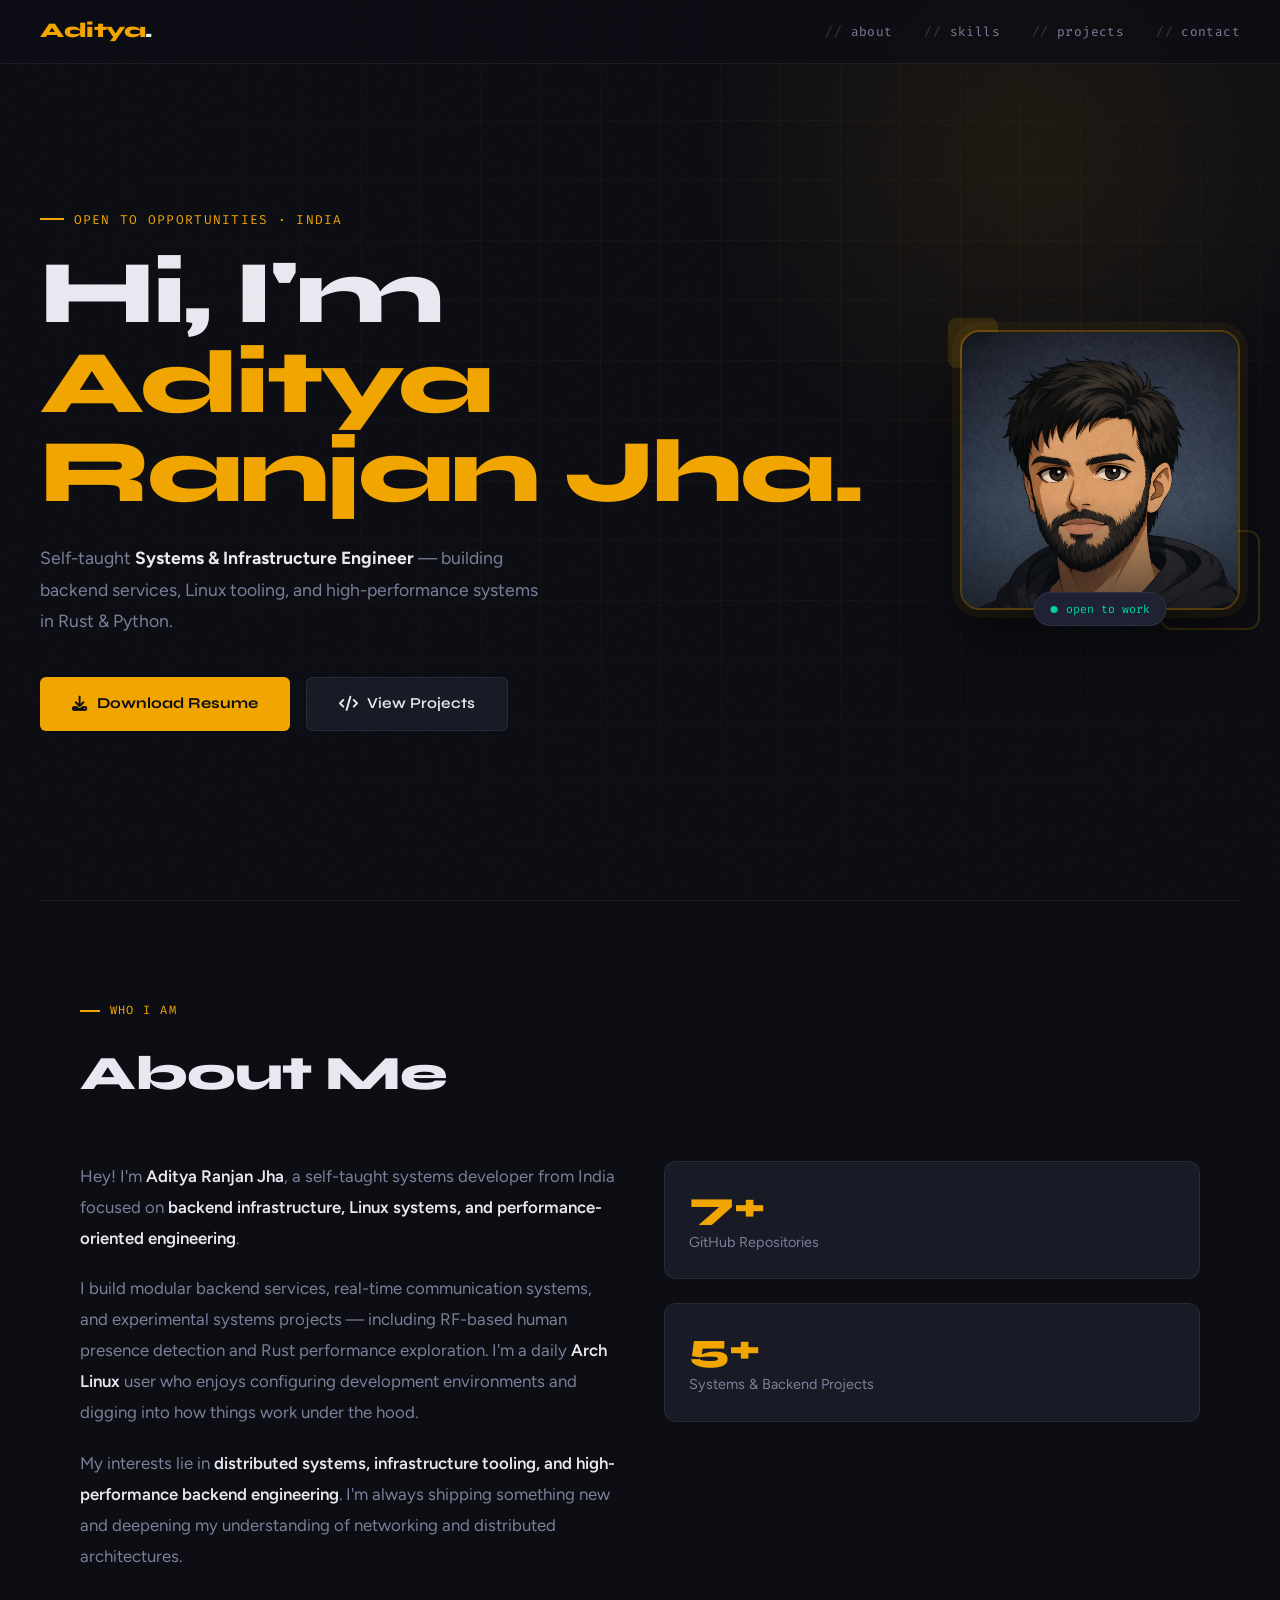
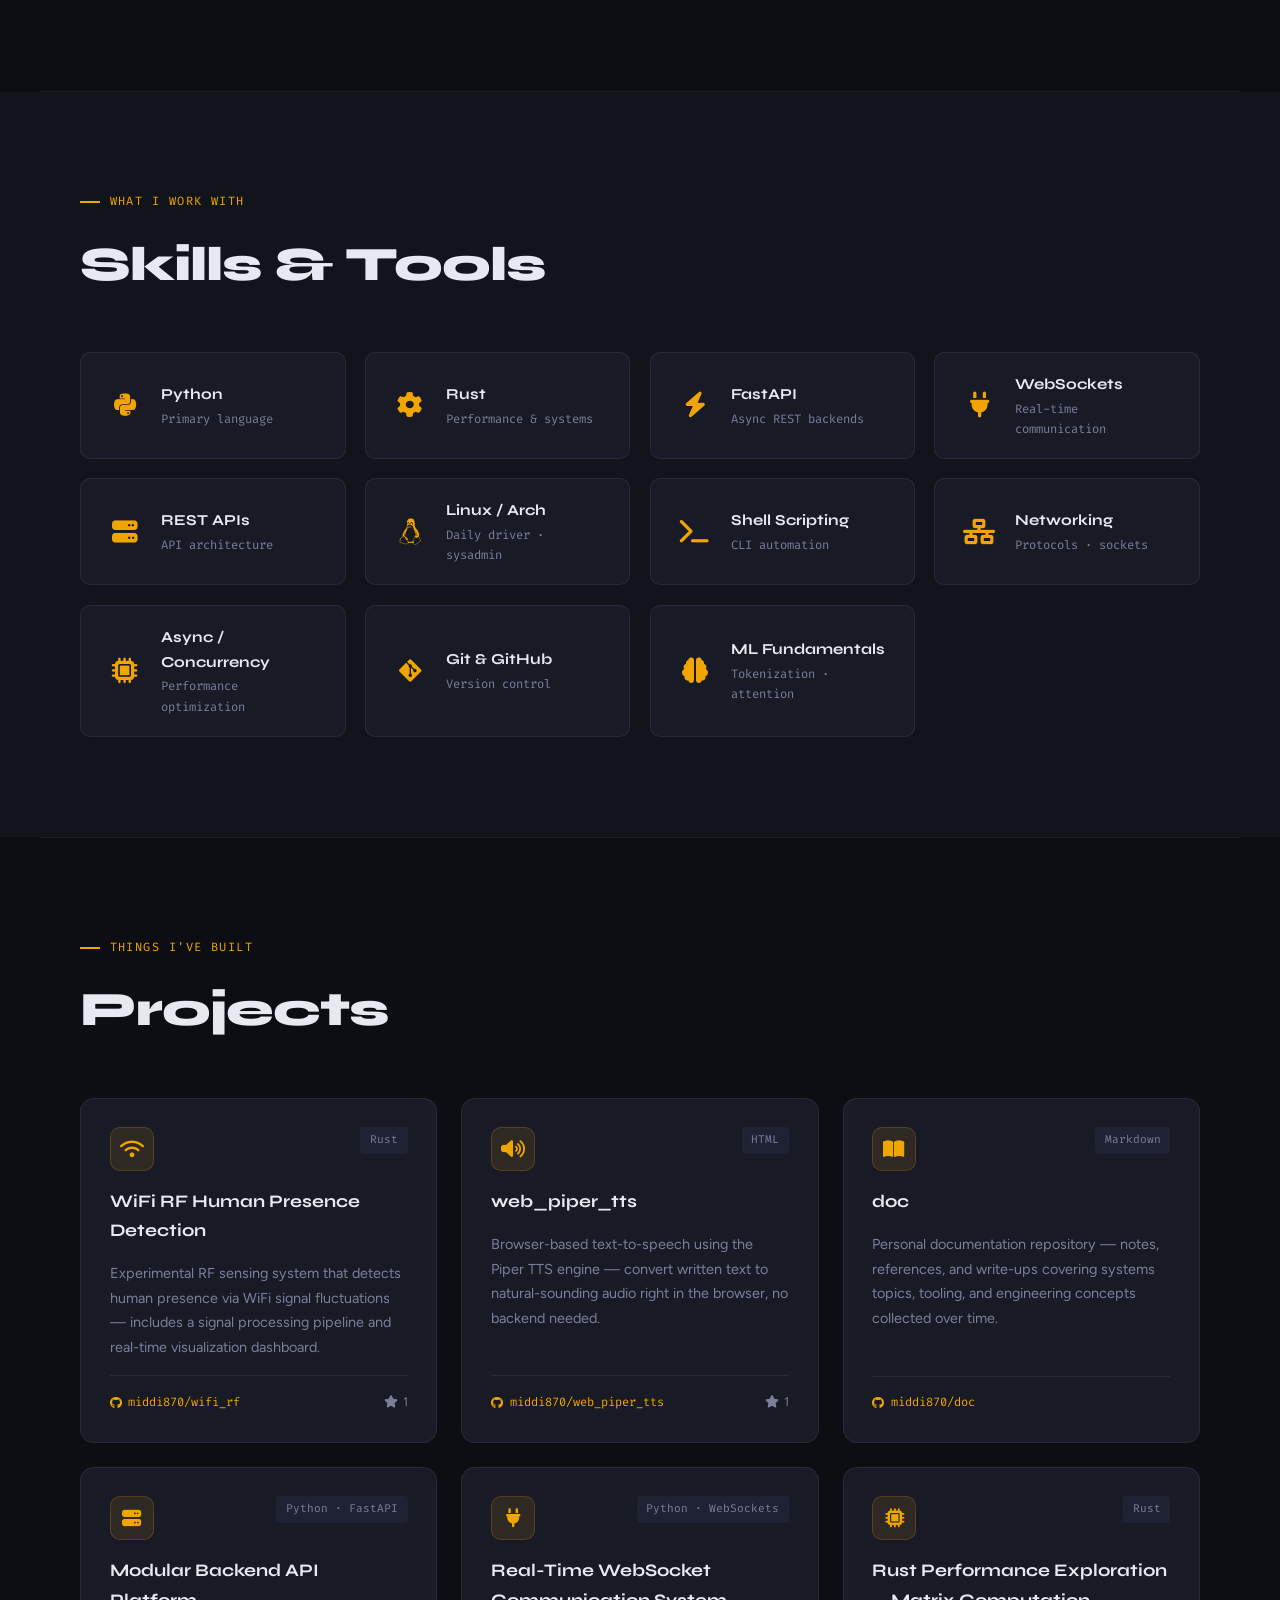
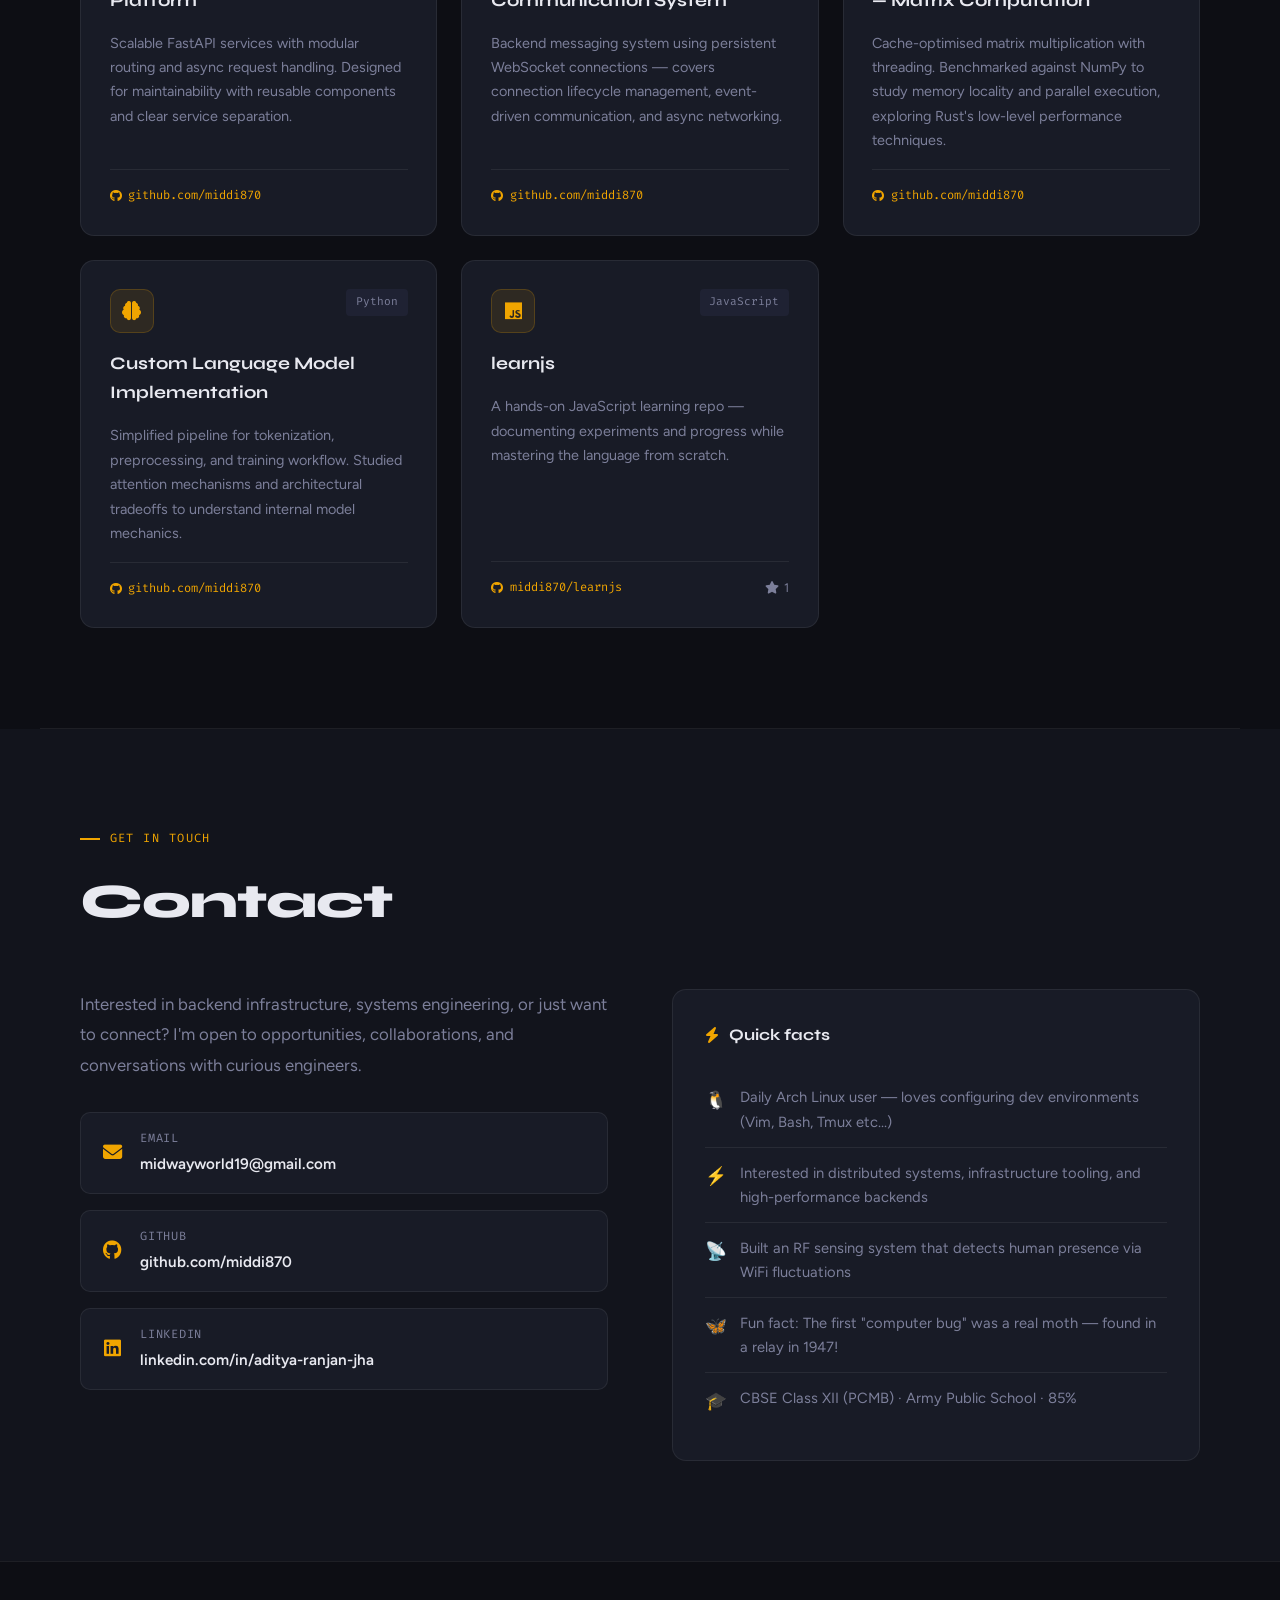
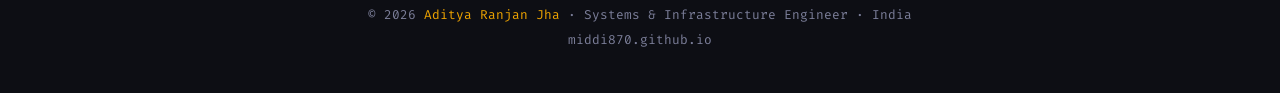
<file: index.html>
<!DOCTYPE html>
<html lang="en">
<head>
  <meta charset="UTF-8" />
  <meta name="viewport" content="width=device-width, initial-scale=1.0" />
  <title>Aditya Ranjan Jha | Systems & Infrastructure Engineer</title>
  <link rel="icon" type="image/svg+xml" href="/favicon.svg" />
  <meta name="description" content="Aditya Ranjan Jha - Systems & Infrastructure Engineer specialising in Python, Rust, FastAPI, Linux and backend systems." />
  <meta name="google-site-verification" content="PqTwdbq38SiQ_-vCQVxS20joux2Q7LmMdFsbvpdDiC8" />
  <link href="https://fonts.googleapis.com/css2?family=Syne:wght@400;600;700;800&family=Figtree:wght@300;400;500;600&family=Fira+Code:wght@400;500&display=swap" rel="stylesheet" />
  <link rel="stylesheet" href="https://cdnjs.cloudflare.com/ajax/libs/font-awesome/6.5.0/css/all.min.css" />
  <link rel="stylesheet" href="style.css" />
</head>
<body>


<header class="topbar">
  <div class="topbar-logo">Aditya<span>.</span></div>
  <nav class="topbar-nav">
    <a href="#about">about</a>
    <a href="#skills">skills</a>
    <a href="#projects">projects</a>
    <a href="#contact">contact</a>
  </nav>
</header>

<section class="hero">
  <div class="hero-grid-bg"></div>
  <div class="hero-glow"></div>
  <div class="hero-inner">
    <div class="hero-text">
      <div class="hero-tag">Open to opportunities · India</div>
      <h1>
        <span class="name-line">Hi, I'm</span>
        <span class="accent-line">Aditya Ranjan Jha.</span>
      </h1>
      <p class="hero-desc">
        Self-taught <strong style="color:var(--text)">Systems & Infrastructure Engineer</strong> — building backend services,
        Linux tooling, and high-performance systems in Rust & Python.
      </p>
      <div class="hero-ctas">
        <a href="public/aditya_ranjan_jha_resume_clean.pdf" download class="btn-primary">
          <i class="fas fa-download"></i> Download Resume
        </a>
        <a href="#projects" class="btn-secondary">
          <i class="fas fa-code"></i> View Projects
        </a>
      </div>
    </div>
    <div class="hero-photo-wrap">
      <div class="photo-decoration2"></div>
      <div class="hero-photo-frame">
        <img src="public/img/profile.png" alt="Aditya's profile photo" />
      </div>
      <div class="photo-decoration"></div>
      <div class="status-badge">
        <div class="status-dot"></div>
        open to work
      </div>
    </div>
  </div>
</section>

<hr class="divider" />

<div class="section" id="about">
  <div class="section-label">Who I am</div>
  <h2 class="section-title">About Me</h2>
  <div class="about-grid">
    <div class="about-text">
      <p>Hey! I'm <strong>Aditya Ranjan Jha</strong>, a self-taught systems developer from India focused on <strong>backend infrastructure, Linux systems, and performance-oriented engineering</strong>.</p>
      <p>I build modular backend services, real-time communication systems, and experimental systems projects — including RF-based human presence detection and Rust performance exploration. I'm a daily <strong>Arch Linux</strong> user who enjoys configuring development environments and digging into how things work under the hood.</p>
      <p>My interests lie in <strong>distributed systems, infrastructure tooling, and high-performance backend engineering</strong>. I'm always shipping something new and deepening my understanding of networking and distributed architectures.</p>
    </div>
    <div class="about-stats">
      <div class="stat-card">
        <div class="stat-number">7+</div>
        <div class="stat-label">GitHub Repositories</div>
      </div>
      <div class="stat-card">
        <div class="stat-number">5+</div>
        <div class="stat-label">Systems & Backend Projects</div>
      </div>
    </div>
  </div>
</div>

<hr class="divider" />

<div class="skills-section" id="skills">
  <div class="skills-wrapper">
    <div class="section-label">What I work with</div>
    <h2 class="section-title">Skills & Tools</h2>
    <div class="skills-grid">
      <div class="skill-pill"><div class="skill-icon"><i class="fab fa-python"></i></div><div class="skill-info"><div class="skill-name">Python</div><div class="skill-sub">Primary language</div></div></div>
      <div class="skill-pill"><div class="skill-icon"><i class="fas fa-gear"></i></div><div class="skill-info"><div class="skill-name">Rust</div><div class="skill-sub">Performance & systems</div></div></div>
      <div class="skill-pill"><div class="skill-icon"><i class="fas fa-bolt"></i></div><div class="skill-info"><div class="skill-name">FastAPI</div><div class="skill-sub">Async REST backends</div></div></div>
      <div class="skill-pill"><div class="skill-icon"><i class="fas fa-plug"></i></div><div class="skill-info"><div class="skill-name">WebSockets</div><div class="skill-sub">Real-time communication</div></div></div>
      <div class="skill-pill"><div class="skill-icon"><i class="fas fa-server"></i></div><div class="skill-info"><div class="skill-name">REST APIs</div><div class="skill-sub">API architecture</div></div></div>
      <div class="skill-pill"><div class="skill-icon"><i class="fab fa-linux"></i></div><div class="skill-info"><div class="skill-name">Linux / Arch</div><div class="skill-sub">Daily driver · sysadmin</div></div></div>
      <div class="skill-pill"><div class="skill-icon"><i class="fas fa-terminal"></i></div><div class="skill-info"><div class="skill-name">Shell Scripting</div><div class="skill-sub">CLI automation</div></div></div>
      <div class="skill-pill"><div class="skill-icon"><i class="fas fa-network-wired"></i></div><div class="skill-info"><div class="skill-name">Networking</div><div class="skill-sub">Protocols · sockets</div></div></div>
      <div class="skill-pill"><div class="skill-icon"><i class="fas fa-microchip"></i></div><div class="skill-info"><div class="skill-name">Async / Concurrency</div><div class="skill-sub">Performance optimization</div></div></div>
      <div class="skill-pill"><div class="skill-icon"><i class="fab fa-git-alt"></i></div><div class="skill-info"><div class="skill-name">Git & GitHub</div><div class="skill-sub">Version control</div></div></div>
      <div class="skill-pill"><div class="skill-icon"><i class="fas fa-brain"></i></div><div class="skill-info"><div class="skill-name">ML Fundamentals</div><div class="skill-sub">Tokenization · attention</div></div></div>
    </div>
  </div>
</div>

<hr class="divider" />

<div class="section" id="projects">
  <div class="section-label">Things I've built</div>
  <h2 class="section-title">Projects</h2>
  <div class="projects-grid">

    <a class="project-card" href="https://github.com/middi870/wifi_rf" target="_blank" rel="noopener">
      <div class="project-card-top"><div class="project-icon"><i class="fas fa-wifi"></i></div><span class="project-lang">Rust</span></div>
      <div class="project-name">WiFi RF Human Presence Detection</div>
      <div class="project-desc">Experimental RF sensing system that detects human presence via WiFi signal fluctuations — includes a signal processing pipeline and real-time visualization dashboard.</div>
      <div class="project-footer"><span class="project-link-label"><i class="fab fa-github"></i> middi870/wifi_rf</span><span class="project-stars"><i class="fas fa-star"></i> 1</span></div>
    </a>

    <a class="project-card" href="https://github.com/middi870/web_piper_tts" target="_blank" rel="noopener">
      <div class="project-card-top"><div class="project-icon"><i class="fas fa-volume-high"></i></div><span class="project-lang">HTML</span></div>
      <div class="project-name">web_piper_tts</div>
      <div class="project-desc">Browser-based text-to-speech using the Piper TTS engine — convert written text to natural-sounding audio right in the browser, no backend needed.</div>
      <div class="project-footer"><span class="project-link-label"><i class="fab fa-github"></i> middi870/web_piper_tts</span><span class="project-stars"><i class="fas fa-star"></i> 1</span></div>
    </a>

    <a class="project-card" href="https://github.com/middi870/doc" target="_blank" rel="noopener">
      <div class="project-card-top"><div class="project-icon"><i class="fas fa-book-open"></i></div><span class="project-lang">Markdown</span></div>
      <div class="project-name">doc</div>
      <div class="project-desc">Personal documentation repository — notes, references, and write-ups covering systems topics, tooling, and engineering concepts collected over time.</div>
      <div class="project-footer"><span class="project-link-label"><i class="fab fa-github"></i> middi870/doc</span></div>
    </a>

    <a class="project-card" href="https://github.com/middi870" target="_blank" rel="noopener">
      <div class="project-card-top"><div class="project-icon"><i class="fas fa-server"></i></div><span class="project-lang">Python · FastAPI</span></div>
      <div class="project-name">Modular Backend API Platform</div>
      <div class="project-desc">Scalable FastAPI services with modular routing and async request handling. Designed for maintainability with reusable components and clear service separation.</div>
      <div class="project-footer"><span class="project-link-label"><i class="fab fa-github"></i> github.com/middi870</span></div>
    </a>

    <a class="project-card" href="https://github.com/middi870" target="_blank" rel="noopener">
      <div class="project-card-top"><div class="project-icon"><i class="fas fa-plug"></i></div><span class="project-lang">Python · WebSockets</span></div>
      <div class="project-name">Real-Time WebSocket Communication System</div>
      <div class="project-desc">Backend messaging system using persistent WebSocket connections — covers connection lifecycle management, event-driven communication, and async networking.</div>
      <div class="project-footer"><span class="project-link-label"><i class="fab fa-github"></i> github.com/middi870</span></div>
    </a>

    <a class="project-card" href="https://github.com/middi870" target="_blank" rel="noopener">
      <div class="project-card-top"><div class="project-icon"><i class="fas fa-microchip"></i></div><span class="project-lang">Rust</span></div>
      <div class="project-name">Rust Performance Exploration — Matrix Computation</div>
      <div class="project-desc">Cache-optimised matrix multiplication with threading. Benchmarked against NumPy to study memory locality and parallel execution, exploring Rust's low-level performance techniques.</div>
      <div class="project-footer"><span class="project-link-label"><i class="fab fa-github"></i> github.com/middi870</span></div>
    </a>

    <a class="project-card" href="https://github.com/middi870" target="_blank" rel="noopener">
      <div class="project-card-top"><div class="project-icon"><i class="fas fa-brain"></i></div><span class="project-lang">Python</span></div>
      <div class="project-name">Custom Language Model Implementation</div>
      <div class="project-desc">Simplified pipeline for tokenization, preprocessing, and training workflow. Studied attention mechanisms and architectural tradeoffs to understand internal model mechanics.</div>
      <div class="project-footer"><span class="project-link-label"><i class="fab fa-github"></i> github.com/middi870</span></div>
    </a>

    <a class="project-card" href="https://github.com/middi870/learnjs" target="_blank" rel="noopener">
      <div class="project-card-top"><div class="project-icon"><i class="fab fa-js"></i></div><span class="project-lang">JavaScript</span></div>
      <div class="project-name">learnjs</div>
      <div class="project-desc">A hands-on JavaScript learning repo — documenting experiments and progress while mastering the language from scratch.</div>
      <div class="project-footer"><span class="project-link-label"><i class="fab fa-github"></i> middi870/learnjs</span><span class="project-stars"><i class="fas fa-star"></i> 1</span></div>
    </a>

  </div>
</div>

<hr class="divider" />

<div class="contact-section" id="contact">
  <div class="contact-wrapper">
    <div class="section-label">Get in touch</div>
    <h2 class="section-title">Contact</h2>
    <div class="contact-grid">

      <div class="contact-left">
        <p>Interested in backend infrastructure, systems engineering, or just want to connect? I'm open to opportunities, collaborations, and conversations with curious engineers.</p>
        <div class="contact-links">
          <a class="contact-link" href="mailto:midwayworld19@gmail.com">
            <i class="fas fa-envelope"></i>
            <div class="contact-link-info">
              <div class="contact-link-label">Email</div>
              <div class="contact-link-value">midwayworld19@gmail.com</div>
            </div>
          </a>
          <a class="contact-link" href="https://github.com/middi870" target="_blank" rel="noopener">
            <i class="fab fa-github"></i>
            <div class="contact-link-info">
              <div class="contact-link-label">GitHub</div>
              <div class="contact-link-value">github.com/middi870</div>
            </div>
          </a>
          <a class="contact-link" href="https://linkedin.com/in/aditya-ranjan-jha" target="_blank" rel="noopener">
            <i class="fab fa-linkedin"></i>
            <div class="contact-link-info">
              <div class="contact-link-label">LinkedIn</div>
              <div class="contact-link-value">linkedin.com/in/aditya-ranjan-jha</div>
            </div>
          </a>
        </div>
      </div>

      <div class="contact-right">
        <div class="fun-facts">
          <h3><i class="fas fa-bolt"></i> Quick facts</h3>
          <div class="fact-item"><span class="fact-emoji">🐧</span><span>Daily Arch Linux user — loves configuring dev environments (Vim, Bash, Tmux etc...)</span></div>
          <div class="fact-item"><span class="fact-emoji">⚡</span><span>Interested in distributed systems, infrastructure tooling, and high-performance backends</span></div>
          <div class="fact-item"><span class="fact-emoji">📡</span><span>Built an RF sensing system that detects human presence via WiFi fluctuations</span></div>
          <div class="fact-item"><span class="fact-emoji">🦋</span><span>Fun fact: The first "computer bug" was a real moth — found in a relay in 1947!</span></div>
          <div class="fact-item"><span class="fact-emoji">🎓</span><span>CBSE Class XII (PCMB) · Army Public School · 85%</span></div>
        </div>
      </div>

    </div>
  </div>
</div>

<footer>
  <p>&copy; 2026 <a href="https://github.com/middi870">Aditya Ranjan Jha</a> · Systems & Infrastructure Engineer · India</p>
  <p>middi870.github.io</p>
</footer>

<button class="btt" id="btt" onclick="window.scrollTo({top:0,behavior:'smooth'})" aria-label="Back to top">
  <i class="fas fa-arrow-up"></i>
</button>

<script>
  window.addEventListener('scroll', () => {
    document.getElementById('btt').classList.toggle('visible', window.scrollY > 400);
  });
  document.querySelectorAll('a[href^="#"]').forEach(a => {
    a.addEventListener('click', e => {
      const target = document.querySelector(a.getAttribute('href'));
      if (target) { e.preventDefault(); target.scrollIntoView({ behavior: 'smooth' }); }
    });
  });
</script>
</body>
</html>
</file>
<file: style.css>
:root {
  --bg: #0d0e14;
  --bg2: #12141c;
  --surface: #181b26;
  --surface2: #1f2233;
  --border: rgba(255, 255, 255, 0.07);
  --text: #e8e9f0;
  --muted: #7c7f9a;
  --accent: #f0a500;
  --accent2: #ff6b35;
  --accent3: #00d4aa;
  --glow: rgba(240, 165, 0, 0.15);
  --font-display: "Syne", sans-serif;
  --font-body: "Figtree", sans-serif;
  --font-mono: "Fira Code", monospace;
}

*,
*::before,
*::after {
  margin: 0;
  padding: 0;
  box-sizing: border-box;
}
html {
  scroll-behavior: smooth;
  scroll-padding-top: 70px;
}
body {
  font-family: var(--font-body);
  background: var(--bg);
  color: var(--text);
  overflow-x: hidden;
  line-height: 1.65;
}

body::before {
  content: "";
  position: fixed;
  inset: 0;
  pointer-events: none;
  z-index: 0;
  background-image: url("data:image/svg+xml,%3Csvg viewBox='0 0 256 256' xmlns='http://www.w3.org/2000/svg'%3E%3Cfilter id='noise'%3E%3CfeTurbulence type='fractalNoise' baseFrequency='0.9' numOctaves='4' stitchTiles='stitch'/%3E%3C/filter%3E%3Crect width='100%25' height='100%25' filter='url(%23noise)' opacity='0.03'/%3E%3C/svg%3E");
  opacity: 0.4;
}

.topbar {
  position: fixed;
  top: 0;
  left: 0;
  right: 0;
  z-index: 100;
  display: flex;
  align-items: center;
  justify-content: space-between;
  padding: 0 2.5rem;
  height: 64px;
  background: rgba(13, 14, 20, 0.85);
  backdrop-filter: blur(14px);
  border-bottom: 1px solid var(--border);
}
.topbar-logo {
  font-family: var(--font-display);
  font-size: 1.3rem;
  font-weight: 800;
  color: var(--accent);
  letter-spacing: -0.5px;
}
.topbar-logo span {
  color: var(--text);
}
.topbar-nav {
  display: flex;
  gap: 2rem;
}
.topbar-nav a {
  font-family: var(--font-mono);
  font-size: 0.8rem;
  color: var(--muted);
  text-decoration: none;
  transition: color 0.2s;
  letter-spacing: 0.03em;
}
.topbar-nav a:hover {
  color: var(--accent);
}
.topbar-nav a::before {
  content: "// ";
  opacity: 0.4;
}

.hero {
  min-height: 100vh;
  display: flex;
  align-items: center;
  padding: 100px 2.5rem 60px;
  position: relative;
  overflow: hidden;
}
.hero-grid-bg {
  position: absolute;
  inset: 0;
  background-image:
    linear-gradient(rgba(240, 165, 0, 0.04) 1px, transparent 1px),
    linear-gradient(90deg, rgba(240, 165, 0, 0.04) 1px, transparent 1px);
  background-size: 60px 60px;
  mask-image: radial-gradient(ellipse at 60% 40%, black 30%, transparent 75%);
}
.hero-glow {
  position: absolute;
  width: 700px;
  height: 700px;
  border-radius: 50%;
  background: radial-gradient(
    circle,
    rgba(240, 165, 0, 0.08) 0%,
    transparent 70%
  );
  top: -200px;
  right: -100px;
  pointer-events: none;
}
.hero-inner {
  max-width: 1200px;
  margin: 0 auto;
  display: grid;
  grid-template-columns: 1fr auto;
  gap: 4rem;
  align-items: center;
  width: 100%;
  position: relative;
  z-index: 1;
}
.hero-tag {
  font-family: var(--font-mono);
  font-size: 0.8rem;
  color: var(--accent);
  letter-spacing: 0.1em;
  text-transform: uppercase;
  margin-bottom: 1.2rem;
  display: flex;
  align-items: center;
  gap: 0.6rem;
}
.hero-tag::before {
  content: "";
  display: inline-block;
  width: 24px;
  height: 2px;
  background: var(--accent);
}
.hero h1 {
  font-family: var(--font-display);
  font-size: clamp(3.5rem, 7vw, 6.5rem);
  font-weight: 800;
  line-height: 1;
  letter-spacing: -2px;
  margin-bottom: 1.5rem;
}
.hero h1 .name-line {
  display: block;
  color: var(--text);
}
.hero h1 .accent-line {
  display: block;
  color: var(--accent);
}
.hero-desc {
  font-size: 1.1rem;
  color: var(--muted);
  max-width: 500px;
  line-height: 1.8;
  margin-bottom: 2.5rem;
}
.hero-ctas {
  display: flex;
  gap: 1rem;
  flex-wrap: wrap;
}

.btn-primary {
  display: inline-flex;
  align-items: center;
  gap: 0.6rem;
  padding: 0.85rem 2rem;
  background: var(--accent);
  color: #0d0e14;
  font-family: var(--font-display);
  font-weight: 700;
  font-size: 0.95rem;
  border-radius: 6px;
  text-decoration: none;
  transition: all 0.25s;
}
.btn-primary:hover {
  background: #ffb820;
  transform: translateY(-2px);
  box-shadow: 0 8px 24px rgba(240, 165, 0, 0.3);
}
.btn-secondary {
  display: inline-flex;
  align-items: center;
  gap: 0.6rem;
  padding: 0.85rem 2rem;
  border: 1px solid var(--border);
  color: var(--text);
  font-family: var(--font-display);
  font-weight: 600;
  font-size: 0.95rem;
  border-radius: 6px;
  text-decoration: none;
  transition: all 0.25s;
  background: var(--surface);
}
.btn-secondary:hover {
  border-color: var(--accent);
  color: var(--accent);
  transform: translateY(-2px);
}

.hero-photo-wrap {
  position: relative;
  flex-shrink: 0;
}
.hero-photo-frame {
  width: 280px;
  height: 280px;
  border-radius: 20px;
  position: relative;
  overflow: hidden;
  border: 2px solid rgba(240, 165, 0, 0.3);
  box-shadow:
    0 0 0 8px rgba(240, 165, 0, 0.05),
    0 30px 60px rgba(0, 0, 0, 0.5);
}
.hero-photo-frame::after {
  content: "";
  position: absolute;
  inset: 0;
  background: linear-gradient(
    to bottom,
    transparent 60%,
    rgba(13, 14, 20, 0.6)
  );
}
.hero-photo-frame img {
  width: 100%;
  height: 100%;
  object-fit: cover;
  object-position: top;
}
.photo-decoration {
  position: absolute;
  width: 100px;
  height: 100px;
  border: 2px solid rgba(240, 165, 0, 0.2);
  border-radius: 12px;
  bottom: -20px;
  right: -20px;
  z-index: -1;
}
.photo-decoration2 {
  position: absolute;
  width: 50px;
  height: 50px;
  background: var(--accent);
  border-radius: 8px;
  top: -12px;
  left: -12px;
  opacity: 0.15;
  z-index: -1;
}
.status-badge {
  position: absolute;
  bottom: -16px;
  left: 50%;
  transform: translateX(-50%);
  background: var(--surface2);
  border: 1px solid var(--border);
  border-radius: 20px;
  padding: 0.4rem 1rem;
  font-family: var(--font-mono);
  font-size: 0.72rem;
  color: var(--accent3);
  white-space: nowrap;
  display: flex;
  align-items: center;
  gap: 0.5rem;
  z-index: 2;
}
.status-dot {
  width: 7px;
  height: 7px;
  border-radius: 50%;
  background: var(--accent3);
  animation: pulse 2s infinite;
}
@keyframes pulse {
  0%,
  100% {
    opacity: 1;
    transform: scale(1);
  }
  50% {
    opacity: 0.5;
    transform: scale(1.3);
  }
}

.section {
  max-width: 1200px;
  margin: 0 auto;
  padding: 100px 2.5rem;
  position: relative;
  z-index: 1;
}
.section-label {
  font-family: var(--font-mono);
  font-size: 0.75rem;
  letter-spacing: 0.12em;
  text-transform: uppercase;
  color: var(--accent);
  margin-bottom: 0.8rem;
  display: flex;
  align-items: center;
  gap: 0.6rem;
}
.section-label::before {
  content: "";
  display: inline-block;
  width: 20px;
  height: 2px;
  background: var(--accent);
}
.section-title {
  font-family: var(--font-display);
  font-size: clamp(2rem, 4vw, 3rem);
  font-weight: 800;
  letter-spacing: -1px;
  margin-bottom: 3rem;
  color: var(--text);
}
.divider {
  border: none;
  border-top: 1px solid var(--border);
  max-width: 1200px;
  margin: 0 auto;
}

.about-grid {
  display: grid;
  grid-template-columns: 1fr 1fr;
  gap: 3rem;
  align-items: start;
}
.about-text p {
  color: var(--muted);
  font-size: 1.05rem;
  line-height: 1.85;
  margin-bottom: 1.2rem;
}
.about-text p strong {
  color: var(--text);
  font-weight: 600;
}
.about-stats {
  display: flex;
  flex-direction: column;
  gap: 1.5rem;
}
.stat-card {
  background: var(--surface);
  border: 1px solid var(--border);
  border-radius: 12px;
  padding: 1.5rem;
  transition: border-color 0.25s;
}
.stat-card:hover {
  border-color: rgba(240, 165, 0, 0.3);
}
.stat-number {
  font-family: var(--font-display);
  font-size: 2.5rem;
  font-weight: 800;
  color: var(--accent);
  letter-spacing: -1px;
  line-height: 1;
  margin-bottom: 0.3rem;
}
.stat-label {
  font-size: 0.9rem;
  color: var(--muted);
}

.skills-section {
  background: var(--bg2);
}
.skills-wrapper {
  max-width: 1200px;
  margin: 0 auto;
  padding: 100px 2.5rem;
  position: relative;
  z-index: 1;
}
.skills-grid {
  display: grid;
  grid-template-columns: repeat(auto-fill, minmax(220px, 1fr));
  gap: 1.2rem;
}
.skill-pill {
  background: var(--surface);
  border: 1px solid var(--border);
  border-radius: 10px;
  padding: 1.2rem 1.5rem;
  display: flex;
  align-items: center;
  gap: 1rem;
  transition: all 0.25s;
  cursor: default;
}
.skill-pill:hover {
  border-color: var(--accent);
  background: var(--surface2);
  transform: translateY(-3px);
  box-shadow: 0 8px 20px rgba(0, 0, 0, 0.3);
}
.skill-icon {
  font-size: 1.6rem;
  width: 40px;
  text-align: center;
  flex-shrink: 0;
  color: var(--accent);
}
.skill-name {
  font-family: var(--font-display);
  font-weight: 700;
  font-size: 0.95rem;
  margin-bottom: 0.1rem;
}
.skill-sub {
  font-size: 0.76rem;
  color: var(--muted);
  font-family: var(--font-mono);
}

.projects-grid {
  display: grid;
  grid-template-columns: repeat(auto-fill, minmax(340px, 1fr));
  gap: 1.5rem;
}
.project-card {
  background: var(--surface);
  border: 1px solid var(--border);
  border-radius: 14px;
  padding: 1.8rem;
  text-decoration: none;
  color: inherit;
  display: flex;
  flex-direction: column;
  gap: 1rem;
  transition: all 0.25s;
  position: relative;
  overflow: hidden;
}
.project-card::before {
  content: "";
  position: absolute;
  top: 0;
  left: 0;
  right: 0;
  height: 3px;
  background: var(--accent);
  transform: scaleX(0);
  transform-origin: left;
  transition: transform 0.3s;
}
.project-card:hover {
  border-color: rgba(240, 165, 0, 0.25);
  transform: translateY(-5px);
  box-shadow: 0 20px 40px rgba(0, 0, 0, 0.4);
}
.project-card:hover::before {
  transform: scaleX(1);
}
.project-card-top {
  display: flex;
  align-items: flex-start;
  justify-content: space-between;
  gap: 1rem;
}
.project-icon {
  width: 44px;
  height: 44px;
  background: rgba(240, 165, 0, 0.1);
  border: 1px solid rgba(240, 165, 0, 0.2);
  border-radius: 10px;
  display: flex;
  align-items: center;
  justify-content: center;
  font-size: 1.2rem;
  color: var(--accent);
  flex-shrink: 0;
}
.project-lang {
  font-family: var(--font-mono);
  font-size: 0.7rem;
  color: var(--muted);
  background: var(--surface2);
  padding: 0.25rem 0.6rem;
  border-radius: 4px;
  align-self: flex-start;
}
.project-name {
  font-family: var(--font-display);
  font-size: 1.1rem;
  font-weight: 700;
  color: var(--text);
}
.project-desc {
  font-size: 0.9rem;
  color: var(--muted);
  line-height: 1.7;
  flex: 1;
}
.project-footer {
  display: flex;
  align-items: center;
  justify-content: space-between;
  padding-top: 1rem;
  border-top: 1px solid var(--border);
}
.project-link-label {
  font-family: var(--font-mono);
  font-size: 0.75rem;
  color: var(--accent);
  display: flex;
  align-items: center;
  gap: 0.4rem;
}
.project-stars {
  font-size: 0.78rem;
  color: var(--muted);
  display: flex;
  align-items: center;
  gap: 0.3rem;
}

.contact-section {
  background: var(--bg2);
}
.contact-wrapper {
  max-width: 1200px;
  margin: 0 auto;
  padding: 100px 2.5rem;
  position: relative;
  z-index: 1;
}
.contact-grid {
  display: grid;
  grid-template-columns: 1fr 1fr;
  gap: 4rem;
  align-items: start;
}
.contact-left p {
  color: var(--muted);
  font-size: 1.05rem;
  line-height: 1.8;
  margin-bottom: 2rem;
}
.contact-links {
  display: flex;
  flex-direction: column;
  gap: 1rem;
}
.contact-link {
  display: flex;
  align-items: center;
  gap: 1rem;
  padding: 1rem 1.2rem;
  background: var(--surface);
  border: 1px solid var(--border);
  border-radius: 10px;
  text-decoration: none;
  color: var(--text);
  transition: all 0.25s;
}
.contact-link:hover {
  border-color: var(--accent);
  color: var(--accent);
  transform: translateX(5px);
}
.contact-link i {
  font-size: 1.2rem;
  width: 24px;
  text-align: center;
  color: var(--accent);
}
.contact-link-info {
  display: flex;
  flex-direction: column;
  justify-content: center;
  gap: 0.1rem;
  overflow: hidden;
}
.contact-link-label {
  font-size: 0.75rem;
  font-family: var(--font-mono);
  color: var(--muted);
  margin-bottom: 0.1rem;
  text-transform: uppercase;
  letter-spacing: 0.06em;
}
.contact-link-value {
  font-weight: 600;
  font-size: 0.95rem;
  white-space: nowrap;
  overflow: hidden;
  text-overflow: ellipsis;
}
.contact-right {
  display: flex;
  flex-direction: column;
  justify-content: flex-start;
  gap: 1.5rem;
}

.fun-facts {
  background: var(--surface);
  border: 1px solid var(--border);
  border-radius: 14px;
  padding: 2rem;
}
.fun-facts h3 {
  font-family: var(--font-display);
  font-size: 1rem;
  margin-bottom: 1.5rem;
  color: var(--text);
  display: flex;
  align-items: center;
  gap: 0.6rem;
}
.fun-facts h3 i {
  color: var(--accent);
}
.fact-item {
  display: flex;
  align-items: flex-start;
  gap: 0.8rem;
  padding: 0.8rem 0;
  border-bottom: 1px solid var(--border);
  font-size: 0.92rem;
  color: var(--muted);
}
.fact-item:last-child {
  border-bottom: none;
}
.fact-emoji {
  font-size: 1.1rem;
  flex-shrink: 0;
}

footer {
  border-top: 1px solid var(--border);
  padding: 2.5rem;
  text-align: center;
  background: var(--bg);
  position: relative;
  z-index: 1;
}
footer p {
  font-family: var(--font-mono);
  font-size: 0.8rem;
  color: var(--muted);
  line-height: 2;
}
footer a {
  color: var(--accent);
  text-decoration: none;
}

.btt {
  position: fixed;
  bottom: 2rem;
  right: 2rem;
  width: 44px;
  height: 44px;
  background: var(--surface2);
  border: 1px solid var(--border);
  color: var(--accent);
  border-radius: 8px;
  display: flex;
  align-items: center;
  justify-content: center;
  cursor: pointer;
  opacity: 0;
  transform: translateY(10px);
  transition: all 0.3s;
  z-index: 99;
  font-size: 1rem;
}
.btt.visible {
  opacity: 1;
  transform: translateY(0);
}
.btt:hover {
  background: var(--accent);
  color: #0d0e14;
}

@keyframes fadeUp {
  from {
    opacity: 0;
    transform: translateY(25px);
  }
  to {
    opacity: 1;
    transform: translateY(0);
  }
}
.hero-inner {
  animation: fadeUp 0.8s ease-out both;
}
.hero-photo-wrap {
  animation: fadeUp 0.8s 0.15s ease-out both;
}

@media (max-width: 900px) {
  .hero-inner {
    grid-template-columns: 1fr;
  }
  .hero-photo-wrap {
    display: flex;
    justify-content: center;
    order: -1;
  }
  .hero h1 {
    font-size: clamp(2.5rem, 8vw, 4rem);
  }
  .about-grid,
  .contact-grid {
    grid-template-columns: 1fr;
  }
  .topbar-nav {
    gap: 1rem;
  }
}
@media (max-width: 600px) {
  .topbar {
    padding: 0 1.2rem;
  }
  .section,
  .skills-wrapper,
  .contact-wrapper {
    padding: 70px 1.2rem;
  }
  .hero {
    padding: 90px 1.2rem 50px;
  }
  .projects-grid {
    grid-template-columns: 1fr;
  }
  .topbar-nav a {
    font-size: 0.72rem;
  }
  .hero-photo-frame {
    width: 220px;
    height: 220px;
  }
}
</file>
